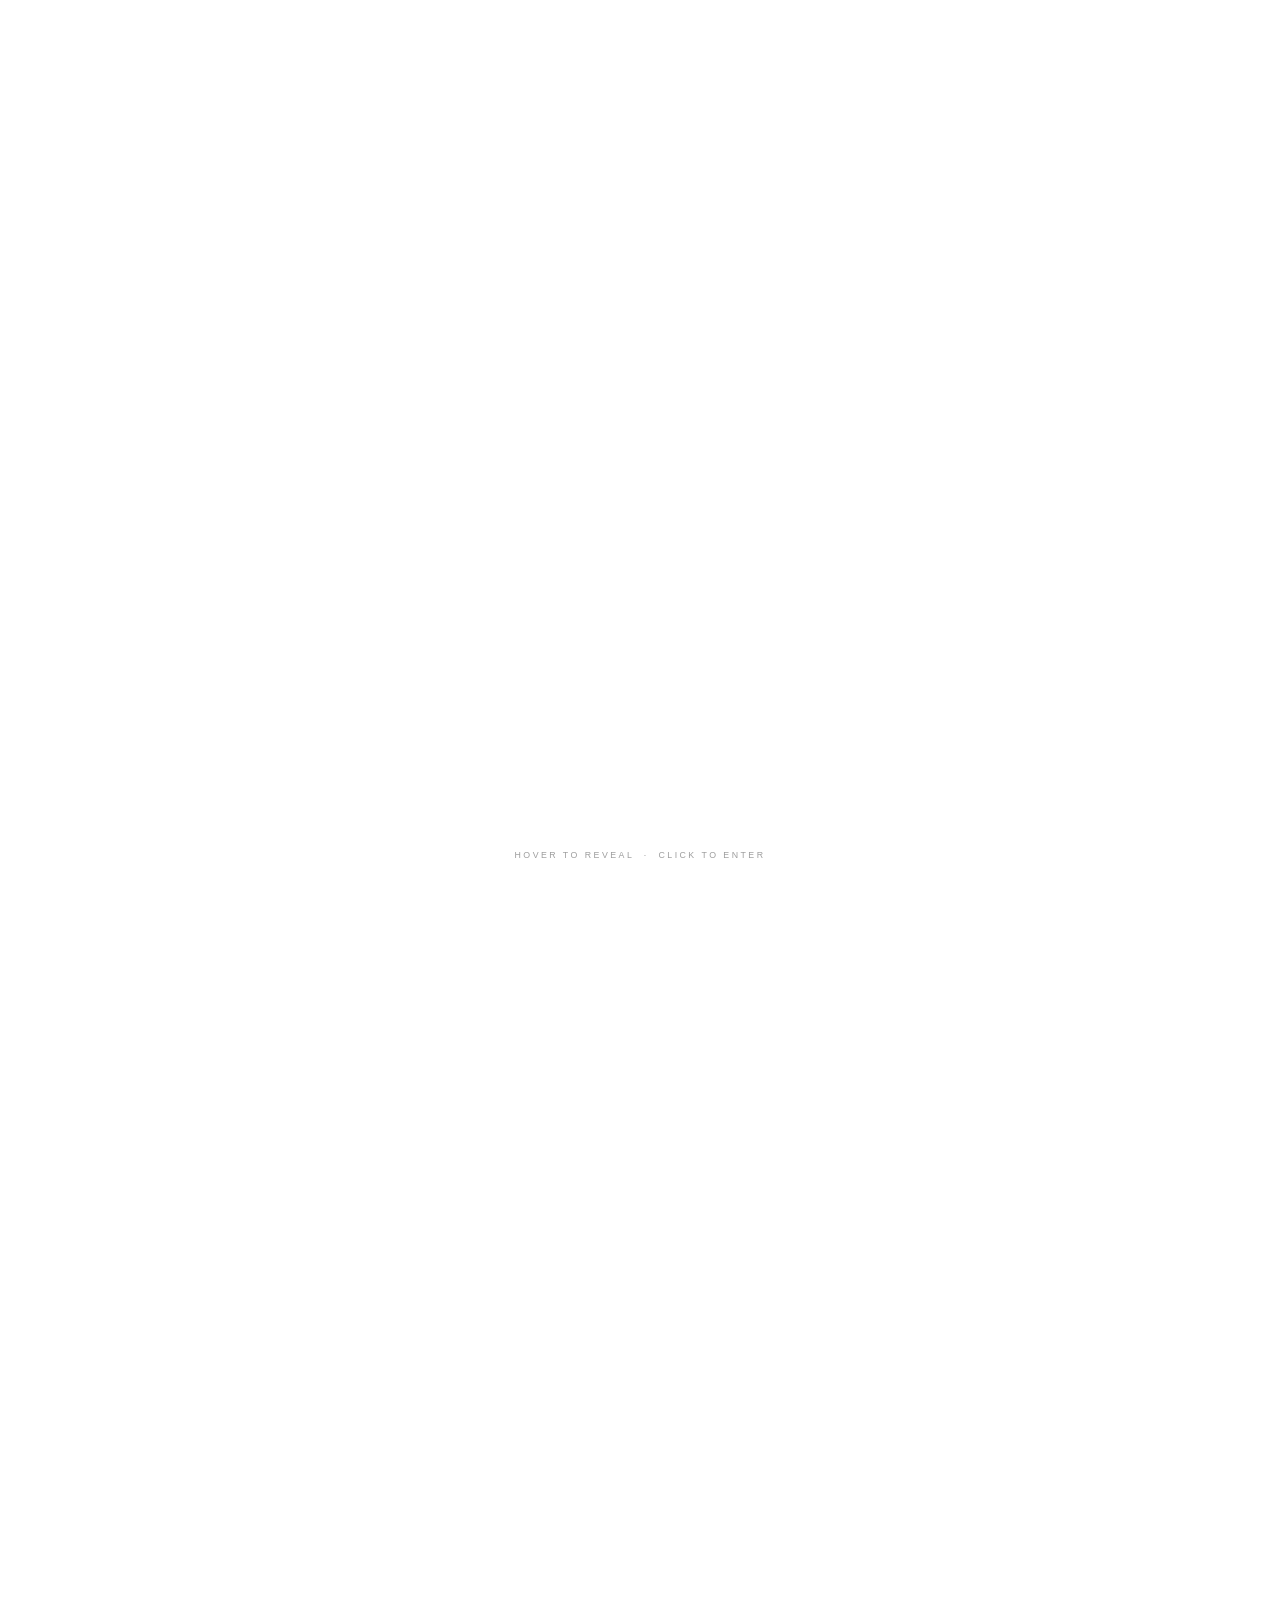
<file: index.html>
<!DOCTYPE html>
<html lang="en">
<head>
  <meta charset="UTF-8"/>
  <meta name="viewport" content="width=device-width, initial-scale=1.0"/>
  <title>Suhyeok Han|UI Programming Design 1</title>
  <link rel="stylesheet" href="style.css">
  <style>
    /* ── INTRO ── */
    #intro {
      position: fixed; inset: 0; z-index: 300;
      background: #fff;
      overflow: hidden;
    }
    #intro-img {
      width: 100%; height: 100%;
      object-fit: cover; display: block;
    }
    /* white tile mask on top */
    #mosaic-canvas {
      position: absolute; inset: 0; pointer-events: none;
    }
    #intro-hint {
      position: absolute; bottom: 40px; left: 50%;
      transform: translateX(-50%);
      font-size: 0.55rem; letter-spacing: 0.28em;
      text-transform: uppercase; color: rgba(10,10,10,0.4);
      white-space: nowrap;
      animation: blink 2s ease-in-out infinite;
    }
    @keyframes blink { 0%,100%{opacity:.3} 50%{opacity:.9} }
    #intro.done { opacity: 0; transition: opacity 0.6s ease; pointer-events: none; }

    /* ── MAIN ── */
    #main {
      padding-top: calc(var(--nav-h) + 0px);
      opacity: 0; transition: opacity 0.6s ease 0.1s;
    }
    #main.visible { opacity: 1; }

    /* ── FULL IMAGE HERO ── */
    .hero {
      width: 100%; position: relative;
      margin-bottom: 2px;
    }
    .hero img, .hero .img-ph {
      width: 100%; display: block;
    }
    .hero-item {
      position: relative; overflow: hidden;
    }
    .hero-item img {
      width: 100%; height: 100%; object-fit: cover;
      transition: transform 0.7s cubic-bezier(.25,.46,.45,.94);
    }
    .hero-item:hover img { transform: scale(1.02); }

    /* Two-column hero like AD */
    .hero-duo {
      display: grid;
      grid-template-columns: 1fr 1fr;
      gap: 2px;
      margin-bottom: 2px;
    }
    .hero-duo .hero-item { aspect-ratio: 3/4; }

    /* Single full-width */
    .hero-single .hero-item { aspect-ratio: 16/7; }

    .hero-caption {
      position: absolute;
      bottom: 32px; left: 32px;
    }
    .hero-caption h2 {
      font-size: 0.65rem;
      font-weight: 300;
      letter-spacing: 0.22em;
      text-transform: uppercase;
      color: #fff;
      margin-bottom: 10px;
    }
    .hero-caption a {
      font-size: 0.55rem;
      letter-spacing: 0.2em;
      text-transform: uppercase;
      color: #fff;
      border-bottom: 1px solid rgba(255,255,255,0.5);
      padding-bottom: 2px;
      transition: border-color 0.2s;
    }
    .hero-caption a:hover { border-color: #fff; }

    /* Image placeholder */
    .img-ph {
      background: #f0efec;
      display: flex; align-items: center; justify-content: center;
      width: 100%; height: 100%;
    }
    .img-ph span {
      font-size: 0.5rem; letter-spacing: 0.2em;
      text-transform: uppercase; color: #bbb;
    }

    /* ── GRID (below hero) ── */
    .home-grid {
      display: grid;
      grid-template-columns: repeat(3, 1fr);
      gap: 2px;
      margin-bottom: 2px;
    }
    .home-grid .grid-item {
      position: relative; overflow: hidden;
      aspect-ratio: 3/4;
    }
    .home-grid .grid-item img,
    .home-grid .grid-item .img-ph {
      width: 100%; height: 100%; object-fit: cover;
      transition: transform 0.6s cubic-bezier(.25,.46,.45,.94);
    }
    .home-grid .grid-item:hover img { transform: scale(1.03); }

    @media (max-width: 600px) {
      .hero-duo { grid-template-columns: 1fr; }
      .home-grid { grid-template-columns: 1fr 1fr; }
    }
  </style>
</head>
<body>

<!-- Header -->
<header id="site-header">
  <h1><a href="index.html">Suhyeok Han</a></h1>
  <nav>
    <a href="ui-programming-design.html">UI Programming Design</a>
    <a href="portfolio.html">Portfolio</a>
    <a href="about.html">About Me</a>
  </nav>
</header>

<!-- Intro mosaic overlay -->
<div id="intro">
  <img id="intro-img"
    src="images/intro.JPG"
    alt="SUHYEOKHAN2025L2"/>
  <canvas id="mosaic-canvas"></canvas>
  <p id="intro-hint">hover to reveal &nbsp;·&nbsp; click to enter</p>
</div>

<!-- Main content -->
<main id="main">

  <!-- Two-up hero -->
  <div class="hero-duo">
    <div class="hero-item" style="aspect-ratio:3/4">
      <img src="images/MAIN1.JPG" alt="MAIN 1"/>
    </div>
    <div class="hero-item" style="aspect-ratio:3/4">
      <img src="images/MAIN2.JPG" alt="MAIN 2"/>
    </div>
  </div>

  <!-- Full-width -->
  <div class="hero-single" style="margin-bottom:2px;">
        <div class="hero-item" style="aspect-ratio:16/7">
      <img src="images/FULLWIDTH1.jpeg" alt="Full Width1"/>
    </div>
  </div>

  <!-- Three-col grid -->
  <div class="home-grid">
    <div class="grid-item"><img src="images/MAIN3.JPG" alt="MAIN 3"/></div>
    <div class="grid-item"><img src="images/MAIN4.JPG" alt="MAIN 4"/></div>
    <div class="grid-item"><img src="images/MAIN5.JPG" alt="MAIN 5"/></div>
  </div>

</main>

<script src="main.js"></script>
<script>
  const intro = document.getElementById('intro');
  const introImg = document.getElementById('intro-img');
  const canvas = document.getElementById('mosaic-canvas');
  const ctx = canvas.getContext('2d');
  const TILE = 28;
  const revealed = new Set();
  let totalTiles = 0, ready = false;

  function resize() {
    canvas.width = window.innerWidth; canvas.height = window.innerHeight; drawMask();
  }
  function drawMask() {
    const cols = Math.ceil(canvas.width/TILE), rows = Math.ceil(canvas.height/TILE);
    totalTiles = cols * rows;
    ctx.clearRect(0,0,canvas.width,canvas.height);
    ctx.fillStyle = '#ffffff';
    for (let r=0;r<rows;r++) for (let c=0;c<cols;c++)
      if (!revealed.has(`${c},${r}`)) ctx.fillRect(c*TILE, r*TILE, TILE, TILE);
  }
  introImg.addEventListener('load', () => { ready=true; resize(); });
  if (introImg.complete) { ready=true; resize(); }
  window.addEventListener('resize', resize);

  intro.addEventListener('mousemove', e => {
    if (!ready) return;
    const col=Math.floor(e.clientX/TILE), row=Math.floor(e.clientY/TILE);
    for (let dr=-2;dr<=2;dr++) for (let dc=-2;dc<=2;dc++) {
      const key=`${col+dc},${row+dr}`;
      if (!revealed.has(key)) { revealed.add(key); ctx.clearRect((col+dc)*TILE,(row+dr)*TILE,TILE,TILE); }
    }
    if (revealed.size > totalTiles*0.32) enterSite();
  });
  intro.addEventListener('click', enterSite);

  function enterSite() {
    if (intro.classList.contains('done')) return;
    intro.classList.add('done');
    setTimeout(() => { intro.style.display='none'; document.getElementById('main').classList.add('visible'); }, 600);
  }
</script>
</body>
</html>
</file>
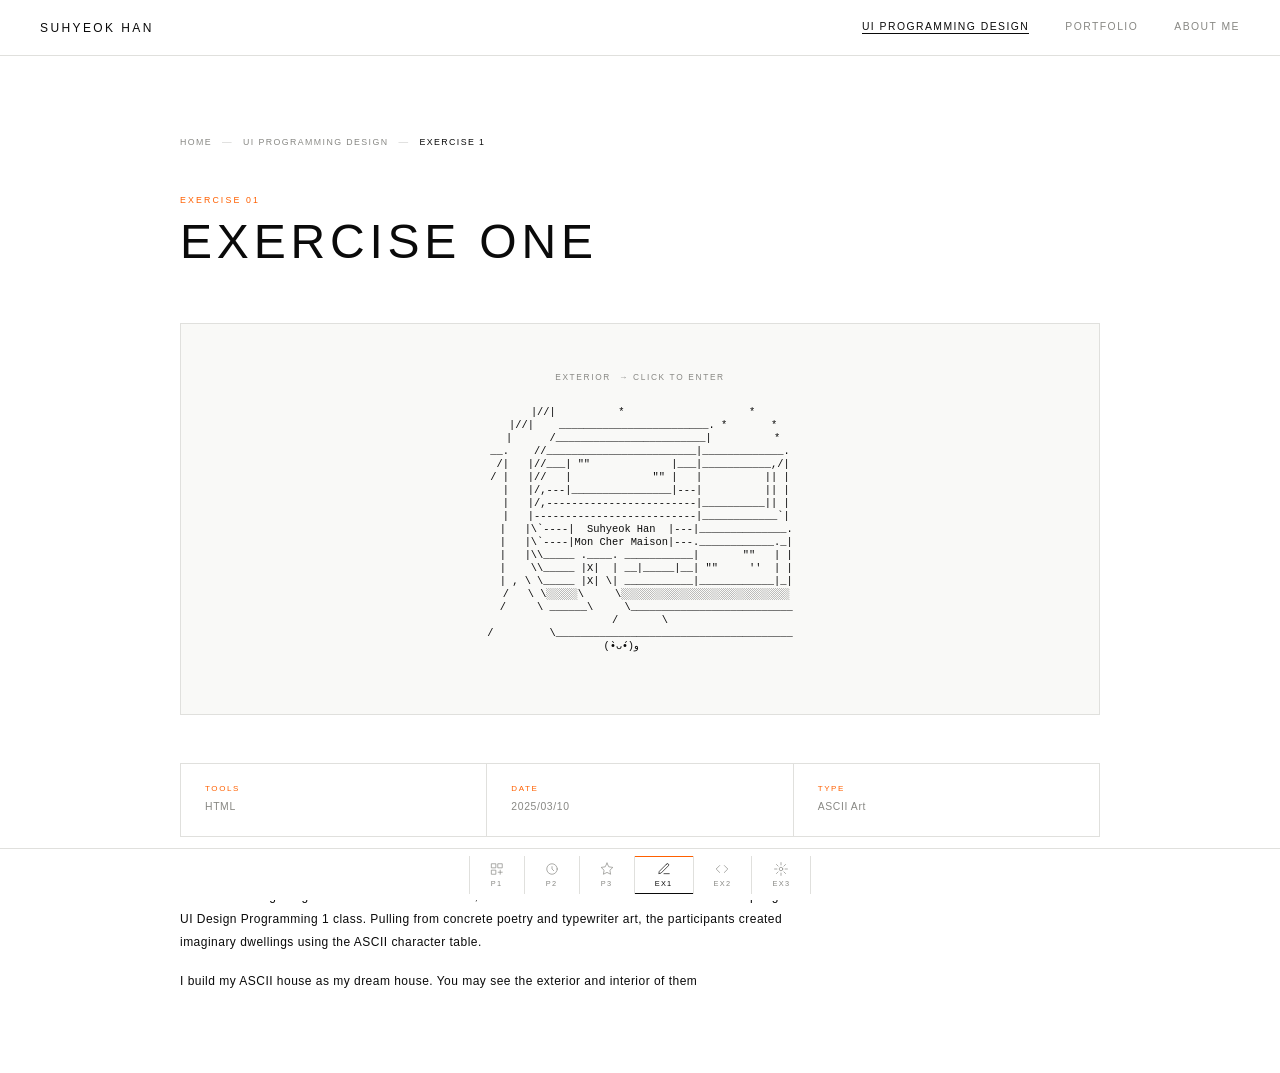
<file: ex1.html>
<!DOCTYPE html>
<html lang="en">
<head>
  <meta charset="UTF-8"/>
  <meta name="viewport" content="width=device-width, initial-scale=1.0"/>
  <title>P1 — Suhyeok Han</title>
  <link rel="stylesheet" href="style.css">
  <style>
    #page { padding-bottom: 80px; max-width: 1000px; }

    .work-tag {
      font-size: 0.55rem; letter-spacing: 0.24em;
      text-transform: uppercase; color: var(--accent); margin-bottom: 12px;
    }
    .work-title {
      font-size: clamp(1.8rem, 4vw, 3rem); font-weight: 300;
      letter-spacing: 0.1em; text-transform: uppercase;
      margin-bottom: 56px; line-height: 1.05;
    }

    /* ── ASCII CONTAINER ── */
    .work-image {
      width: 100%;
      margin-bottom: 48px;
      border: 1px solid var(--border);
      position: relative;
      background: #f9f9f7;
      overflow: hidden;
    }
 
    /* 외관 — 기본 표시 */
    .ascii-exterior {
      width: 100%;
      padding: 48px 40px;
      cursor: pointer;
      display: flex;
      flex-direction: column;
      align-items: center;
      gap: 24px;
      transition: background 0.2s;
    }
    .ascii-exterior:hover { background: #f0efec; }
 
    .ascii-hint {
      font-size: 0.52rem;
      letter-spacing: 0.2em;
      text-transform: uppercase;
      color: var(--muted);
      display: flex;
      align-items: center;
      gap: 8px;
    }
    .ascii-hint::after {
      content: '→ click to enter';
    }
 
    pre.ascii {
      font-family: 'Courier New', Courier, monospace;
      font-size: clamp(0.45rem, 1.1vw, 0.72rem);
      line-height: 1.25;
      color: var(--fg);
      white-space: pre;
      text-align: center;
      user-select: none;
    }
    #ascii-exterior-art { font-size: clamp(0.4rem, 1vw, 0.65rem); }
    #ascii-interior-art { font-size: clamp(0.28rem, 0.65vw, 0.45rem); }
 
    /* ── INTERIOR POPUP ── */
    .ascii-popup {
      position: absolute;
      inset: 0;
      background: #fff;
      display: flex;
      flex-direction: column;
      align-items: center;
      justify-content: center;
      gap: 24px;
      padding: 48px 40px;
      opacity: 0;
      pointer-events: none;
      transform: translateY(12px);
      transition: opacity 0.3s ease, transform 0.3s ease;
    }
 
    .ascii-popup.visible {
      opacity: 1;
      pointer-events: all;
      transform: translateY(0);
    }
 
    .popup-close {
      position: absolute;
      top: 16px; right: 20px;
      font-size: 0.52rem;
      letter-spacing: 0.2em;
      text-transform: uppercase;
      color: var(--muted);
      cursor: pointer;
      border-bottom: 1px solid transparent;
      transition: color 0.2s, border-color 0.2s;
      background: none; border-top: none; border-left: none; border-right: none;
      padding: 2px 0;
      font-family: var(--font);
    }
    .popup-close:hover { color: var(--fg); border-bottom-color: var(--fg); }
 
    .popup-label {
      font-size: 0.52rem;
      letter-spacing: 0.2em;
      text-transform: uppercase;
      color: var(--accent);
    }

    .work-meta {
      display: grid; grid-template-columns: repeat(3,1fr);
      gap: 0; margin-bottom: 48px;
      border-top: 1px solid var(--border);
      border-left: 1px solid var(--border);
    }
    .meta-cell {
      padding: 20px 24px;
      border-right: 1px solid var(--border);
      border-bottom: 1px solid var(--border);
    }
    .meta-label {
      font-size: 0.5rem; letter-spacing: 0.2em;
      text-transform: uppercase; color: var(--accent); margin-bottom: 6px;
    }
    .meta-val {
      font-size: 0.65rem; letter-spacing: 0.06em;
      color: var(--muted); font-weight: 300; line-height: 1.6;
    }

    .work-desc {
      font-size: 0.75rem; font-weight: 300;
      letter-spacing: 0.04em; line-height: 1.9;
      color: var(--fg); max-width: 640px;
    }
    .work-desc p + p { margin-top: 1.4em; }
  </style>
</head>
<body>

<header id="site-header">
  <h1><a href="index.html">Suhyeok Han</a></h1>
  <nav>
    <a href="ui-programming-design.html" class="active">UI Programming Design</a>
    <a href="portfolio.html">Portfolio</a>
    <a href="about.html">About Me</a>
  </nav>
</header>

<div id="page">

  <div class="breadcrumb">
    <a href="index.html">Home</a>
    <span class="sep">—</span>
    <a href="ui-programming-design.html">UI Programming Design</a>
    <span class="sep">—</span>
    <span class="current">Exercise 1</span>
  </div>

  <p class="work-tag">Exercise 01</p>
  <h2 class="work-title">Exercise One</h2>

  <div class="work-image">
    <div class="ascii-exterior" id="exterior" onclick="showInterior()">
      <span class="ascii-hint">Exterior</span>
      <pre class="ascii" id="ascii-exterior-art">
 |//|          *                    *
 |//|    ________________________. *       *
 |      /________________________|          *
__.    //________________________|_____________.
 /|   |//___| ""             |___|___________,/|
/ |   |//   |             "" |   |          || |
  |   |/,---|________________|---|          || |
  |   |/,------------------------|__________|| |
  |   |--------------------------|____________`|
  |   |\`----|  Suhyeok Han  |---|______________.
  |   |\`----|Mon Cher Maison|---.____________._|
  |   |\\_____ .____. ___________|       ""   | |
  |    \\_____ |X|  | __|_____|__| ""     ''  | |
  | , \ \_____ |X| \| ___________|____________|_|
   /   \ \░░░░░\     \░░░░░░░░░░░░░░░░░░░░░░░░░░░ 
  /     \ ______\     \__________________________
 /       \ 
/         \______________________________________
  (•̀ᴗ•́)و        
      </pre>
    </div>
 
    <!-- 내관: 팝업 -->
    <div class="ascii-popup" id="interior-popup">
      <button class="popup-close" onclick="hideInterior()">✕ Close</button>
      <span class="popup-label">Interior</span>
      <pre class="ascii" id="ascii-interior-art">
   p██████▀▄▄▀██████a      ||                                  ||
   i██████▀▄▄▀██████n      ||                         hangerhan||
   t██████▀▄▄▀██████i      ||                           g      ||
   n███████▄▄███████g      ||                  t        e      ||
   paintingpaintingpa      ||  fab           orso       r      ||
                           ||  ric        torsotorso    h      ||
                           ||  rol       torsotorsotor  a      ||
                           ||  lfa        sotorsotors   n      ||
                           ||              torsotors    g      ||
                           ||crafttable     otorsoto    e      ||
                           ||crafttabl       rsotor   rhangerha||
                           ||ecrafttab      torsotor           ||
   sewingmachinesewingm    ||lecraftt      sotorsoto         ir||
  machinesewingmachinese   ||ablecra f     rsotorsot         on||
  wingmachinesewingmachi   ||    tt  a     orsotorso         in||
  nesewi     ngmachinese   ||    bl  e         t             gb||
__wingma_____chinesewing___||    cr  a         o             oa||
  machi      inesewingma  /||    ft  t         r             rd||
   c         hinesewing  //||    ta  b         s             ir||
              machines  // ||    le            o             on||
_______________________//  ||    cr            t             in||
   sewingmachinesewin ||   ||    af        torsotorso        gb||
   machinesew      p  ||   ||                                oa||
   ingmachine      e  ||   ||                                rd||
   sewingmach      d  ||   ||                                ir||
                   a  ||   ||                                on||
                   l  ||   ||                                in||
                   p  ||   ||                                gb||
    edalpedalpe    d  ||   ||                                oa||
   alpedalpedalpedal  ||   ||                                rd||
  pedalpedalpe        ||   ||__________________________________||
                           /                                  .\
                          /                                    .\
                         /   Bienvenue! C'est ma chambre (•̀ᴗ•́)و 
      </pre>
    </div>
  </div>

  <div class="work-meta">
    <div class="meta-cell">
      <p class="meta-label">Tools</p>
      <p class="meta-val">HTML</p>
    </div>
    <div class="meta-cell">
      <p class="meta-label">Date</p>
      <p class="meta-val">2025/03/10</p>
    </div>
    <div class="meta-cell">
      <p class="meta-label">Type</p>
      <p class="meta-val">ASCII Art</p>
    </div>
  </div>

  <div class="work-desc">
    <p>As an exercise getting us familiar with code editors, we built an ASCII Town to commemorate the Spring 2026 UI Design Programming 1 class. Pulling from concrete poetry and typewriter art, the participants created imaginary dwellings using the ASCII character table.</p>
    <p>I build my ASCII house as my dream house. You may see the exterior and interior of them</p>
  </div>

</div>

<!-- Bottom navigation -->
<nav class="page-nav">
  <a class="page-nav-item" href="p1.html">
    <svg viewBox="0 0 24 24"><rect x="3" y="3" width="7" height="7"/><rect x="14" y="3" width="7" height="7"/><rect x="3" y="14" width="7" height="7"/><path d="M14 17.5h7M17.5 14v7"/></svg>
    P1
  </a>
  <a class="page-nav-item" href="p2.html">
    <svg viewBox="0 0 24 24"><circle cx="12" cy="12" r="9"/><path d="M12 8v4l3 3"/></svg>
    P2
  </a>
  <a class="page-nav-item" href="p3.html">
    <svg viewBox="0 0 24 24"><polygon points="12 2 15.09 8.26 22 9.27 17 14.14 18.18 21.02 12 17.77 5.82 21.02 7 14.14 2 9.27 8.91 8.26 12 2"/></svg>
    P3
  </a>
  <a class="page-nav-item current" href="ex1.html">
    <svg viewBox="0 0 24 24"><path d="M12 20h9"/><path d="M16.5 3.5a2.121 2.121 0 0 1 3 3L7 19l-4 1 1-4 12.5-12.5z"/></svg>
    Ex1
  </a>
  <a class="page-nav-item" href="ex2.html">
    <svg viewBox="0 0 24 24"><polyline points="16 18 22 12 16 6"/><polyline points="8 6 2 12 8 18"/></svg>
    Ex2
  </a>
  <a class="page-nav-item" href="ex3.html">
    <svg viewBox="0 0 24 24"><circle cx="12" cy="12" r="3"/><path d="M12 1v4M12 19v4M4.22 4.22l2.83 2.83M16.95 16.95l2.83 2.83M1 12h4M19 12h4M4.22 19.78l2.83-2.83M16.95 7.05l2.83-2.83"/></svg>
    Ex3
  </a>
</nav>

<script src="main.js"></script>
<script>
    function showInterior() {
    document.getElementById('interior-popup').classList.add('visible');
  }
  function hideInterior() {
    document.getElementById('interior-popup').classList.remove('visible');
  }
  // ESC 키로도 닫기
  document.addEventListener('keydown', e => {
    if (e.key === 'Escape') hideInterior();
  });
</script>

</body>
</html>
</file>
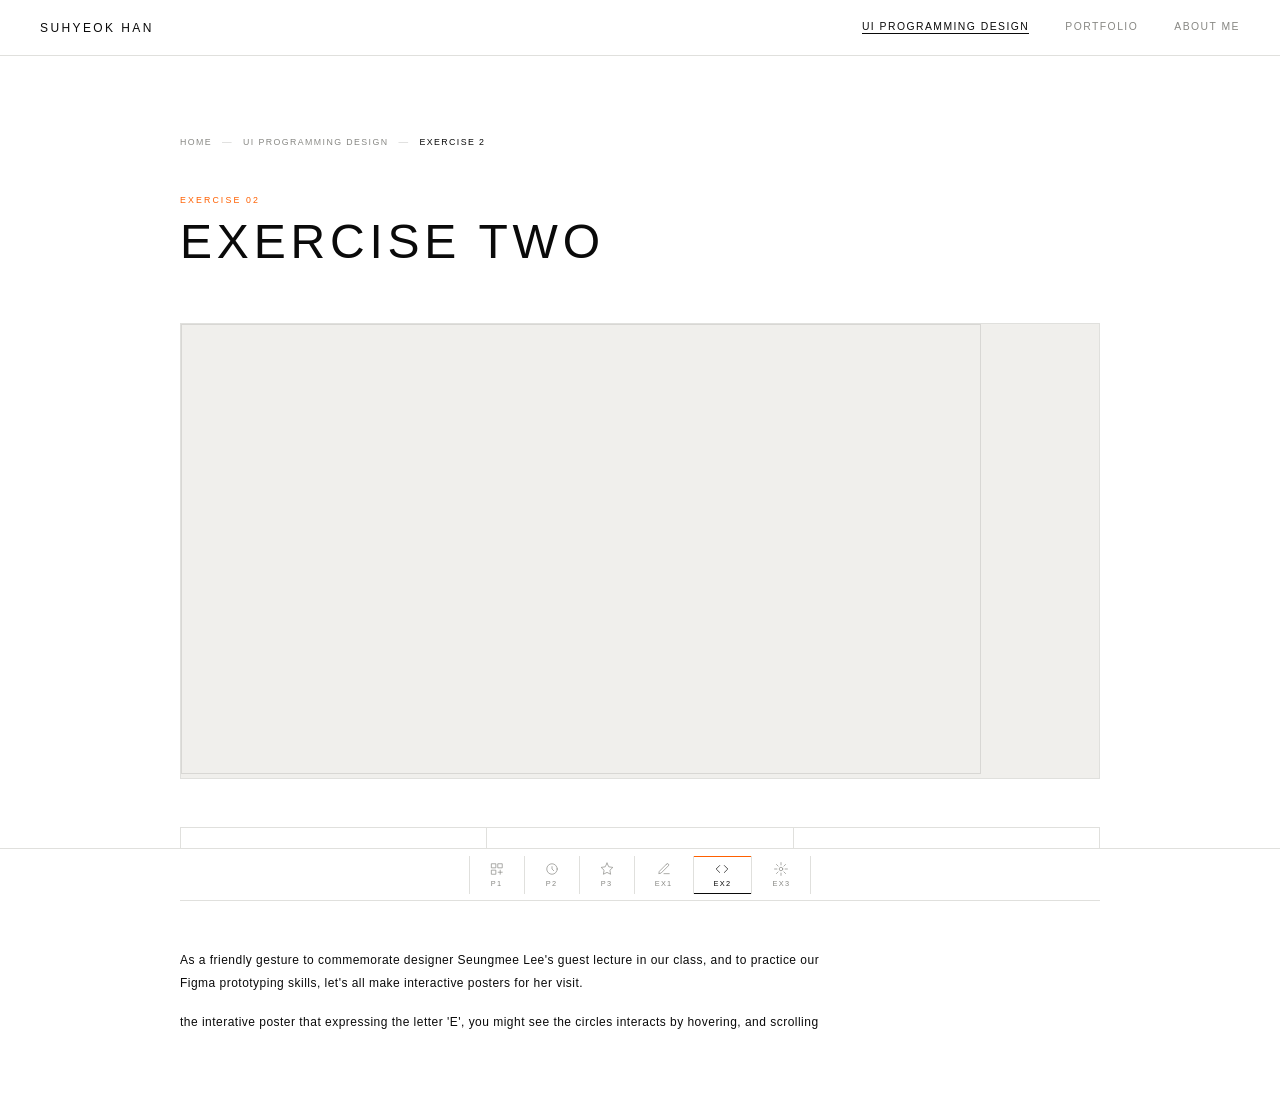
<file: ex2.html>
<!DOCTYPE html>
<html lang="en">
<head>
  <meta charset="UTF-8"/>
  <meta name="viewport" content="width=device-width, initial-scale=1.0"/>
  <title>P1 — Suhyeok Han</title>
  <link rel="stylesheet" href="style.css">
  <style>
    #page { padding-bottom: 80px; max-width: 1000px; }

    .work-tag {
      font-size: 0.55rem; letter-spacing: 0.24em;
      text-transform: uppercase; color: var(--accent); margin-bottom: 12px;
    }
    .work-title {
      font-size: clamp(1.8rem, 4vw, 3rem); font-weight: 300;
      letter-spacing: 0.1em; text-transform: uppercase;
      margin-bottom: 56px; line-height: 1.05;
    }

    .work-image {
      width: 100%; margin-bottom: 48px;
      background: #f0efec; border: 1px solid var(--border);
    }
    .work-image img { width: 100%; display: block; }
    .work-image .img-ph {
      aspect-ratio: 16/9;
      display: flex; align-items: center; justify-content: center;
    }
    .img-ph span { font-size:0.5rem; letter-spacing:0.2em; text-transform:uppercase; color:#bbb; }

    .work-meta {
      display: grid; grid-template-columns: repeat(3,1fr);
      gap: 0; margin-bottom: 48px;
      border-top: 1px solid var(--border);
      border-left: 1px solid var(--border);
    }
    .meta-cell {
      padding: 20px 24px;
      border-right: 1px solid var(--border);
      border-bottom: 1px solid var(--border);
    }
    .meta-label {
      font-size: 0.5rem; letter-spacing: 0.2em;
      text-transform: uppercase; color: var(--accent); margin-bottom: 6px;
    }
    .meta-val {
      font-size: 0.65rem; letter-spacing: 0.06em;
      color: var(--muted); font-weight: 300; line-height: 1.6;
    }

    .work-desc {
      font-size: 0.75rem; font-weight: 300;
      letter-spacing: 0.04em; line-height: 1.9;
      color: var(--fg); max-width: 640px;
    }
    .work-desc p + p { margin-top: 1.4em; }
  </style>
</head>
<body>

<header id="site-header">
  <h1><a href="index.html">Suhyeok Han</a></h1>
  <nav>
    <a href="ui-programming-design.html" class="active">UI Programming Design</a>
    <a href="portfolio.html">Portfolio</a>
    <a href="about.html">About Me</a>
  </nav>
</header>

<div id="page">

  <div class="breadcrumb">
    <a href="index.html">Home</a>
    <span class="sep">—</span>
    <a href="ui-programming-design.html">UI Programming Design</a>
    <span class="sep">—</span>
    <span class="current">Exercise 2</span>
  </div>

  <p class="work-tag">Exercise 02</p>
  <h2 class="work-title">Exercise two</h2>

  <div class="work-image">
    <iframe style="border: 1px solid rgba(0, 0, 0, 0.1);" width="800" height="450" src="https://embed.figma.com/proto/jKSqYYulXhmJJpFX06Q144/Poster-Demo--Suhyeok-Han-?page-id=0%3A1&node-id=3-2&p=f&viewport=273%2C-370%2C0.5&scaling=min-zoom&content-scaling=fixed&starting-point-node-id=3%3A2&embed-host=share" allowfullscreen></iframe>
  </div>

  <div class="work-meta">
    <div class="meta-cell">
      <p class="meta-label">Tools</p>
      <p class="meta-val">Figma</p>
    </div>
    <div class="meta-cell">
      <p class="meta-label">Date</p>
      <p class="meta-val">2025/04/07</p>
    </div>
    <div class="meta-cell">
      <p class="meta-label">Type</p>
      <p class="meta-val">Interactive Poster</p>
    </div>
  </div>

  <div class="work-desc">
    <p>As a friendly gesture to commemorate designer Seungmee Lee's guest lecture in our class, and to practice our Figma prototyping skills, let's all make interactive posters for her visit.</p>
    <p>the interative poster that expressing the letter 'E', you might see the circles interacts by hovering, and scrolling</p>
  </div>

</div>

<!-- Bottom navigation -->
<nav class="page-nav">
  <a class="page-nav-item" href="p1.html">
    <svg viewBox="0 0 24 24"><rect x="3" y="3" width="7" height="7"/><rect x="14" y="3" width="7" height="7"/><rect x="3" y="14" width="7" height="7"/><path d="M14 17.5h7M17.5 14v7"/></svg>
    P1
  </a>
  <a class="page-nav-item" href="p2.html">
    <svg viewBox="0 0 24 24"><circle cx="12" cy="12" r="9"/><path d="M12 8v4l3 3"/></svg>
    P2
  </a>
  <a class="page-nav-item" href="p3.html">
    <svg viewBox="0 0 24 24"><polygon points="12 2 15.09 8.26 22 9.27 17 14.14 18.18 21.02 12 17.77 5.82 21.02 7 14.14 2 9.27 8.91 8.26 12 2"/></svg>
    P3
  </a>
  <a class="page-nav-item" href="ex1.html">
    <svg viewBox="0 0 24 24"><path d="M12 20h9"/><path d="M16.5 3.5a2.121 2.121 0 0 1 3 3L7 19l-4 1 1-4 12.5-12.5z"/></svg>
    Ex1
  </a>
  <a class="page-nav-item current" href="ex2.html">
    <svg viewBox="0 0 24 24"><polyline points="16 18 22 12 16 6"/><polyline points="8 6 2 12 8 18"/></svg>
    Ex2
  </a>
  <a class="page-nav-item" href="ex3.html">
    <svg viewBox="0 0 24 24"><circle cx="12" cy="12" r="3"/><path d="M12 1v4M12 19v4M4.22 4.22l2.83 2.83M16.95 16.95l2.83 2.83M1 12h4M19 12h4M4.22 19.78l2.83-2.83M16.95 7.05l2.83-2.83"/></svg>
    Ex3
  </a>
</nav>

<script src="main.js"></script>
</body>
</html>
</file>
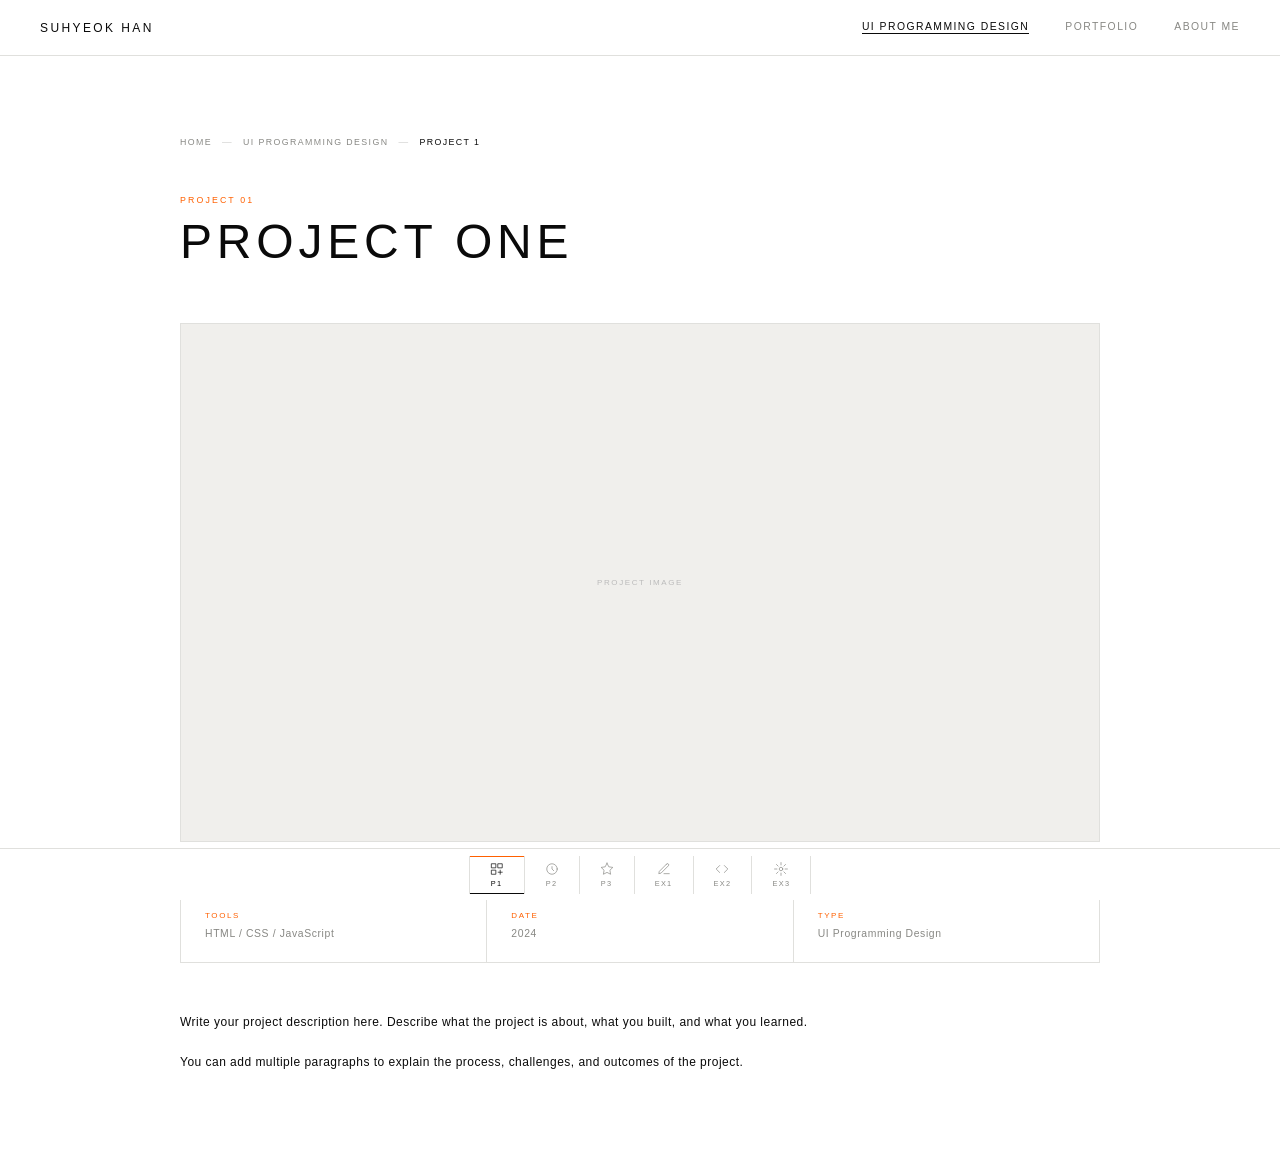
<file: p1.html>
<!DOCTYPE html>
<html lang="en">
<head>
  <meta charset="UTF-8"/>
  <meta name="viewport" content="width=device-width, initial-scale=1.0"/>
  <title>P1 — Suhyeok Han</title>
  <link rel="stylesheet" href="style.css">
  <style>
    #page { padding-bottom: 80px; max-width: 1000px; }

    .work-tag {
      font-size: 0.55rem; letter-spacing: 0.24em;
      text-transform: uppercase; color: var(--accent); margin-bottom: 12px;
    }
    .work-title {
      font-size: clamp(1.8rem, 4vw, 3rem); font-weight: 300;
      letter-spacing: 0.1em; text-transform: uppercase;
      margin-bottom: 56px; line-height: 1.05;
    }

    .work-image {
      width: 100%; margin-bottom: 48px;
      background: #f0efec; border: 1px solid var(--border);
    }
    .work-image img { width: 100%; display: block; }
    .work-image .img-ph {
      aspect-ratio: 16/9;
      display: flex; align-items: center; justify-content: center;
    }
    .img-ph span { font-size:0.5rem; letter-spacing:0.2em; text-transform:uppercase; color:#bbb; }

    .work-meta {
      display: grid; grid-template-columns: repeat(3,1fr);
      gap: 0; margin-bottom: 48px;
      border-top: 1px solid var(--border);
      border-left: 1px solid var(--border);
    }
    .meta-cell {
      padding: 20px 24px;
      border-right: 1px solid var(--border);
      border-bottom: 1px solid var(--border);
    }
    .meta-label {
      font-size: 0.5rem; letter-spacing: 0.2em;
      text-transform: uppercase; color: var(--accent); margin-bottom: 6px;
    }
    .meta-val {
      font-size: 0.65rem; letter-spacing: 0.06em;
      color: var(--muted); font-weight: 300; line-height: 1.6;
    }

    .work-desc {
      font-size: 0.75rem; font-weight: 300;
      letter-spacing: 0.04em; line-height: 1.9;
      color: var(--fg); max-width: 640px;
    }
    .work-desc p + p { margin-top: 1.4em; }
  </style>
</head>
<body>

<header id="site-header">
  <h1>Suhyeok Han</h1>
  <nav>
    <a href="ui-programming-design.html" class="active">UI Programming Design</a>
    <a href="portfolio.html">Portfolio</a>
    <a href="about.html">About Me</a>
  </nav>
</header>

<div id="page">

  <div class="breadcrumb">
    <a href="index.html">Home</a>
    <span class="sep">—</span>
    <a href="ui-programming-design.html">UI Programming Design</a>
    <span class="sep">—</span>
    <span class="current">Project 1</span>
  </div>

  <p class="work-tag">Project 01</p>
  <h2 class="work-title">Project One</h2>

  <div class="work-image">
    <!-- Replace with: <img src="your-image.jpg" alt="Project 1"> -->
    <div class="img-ph"><span>project image</span></div>
  </div>

  <div class="work-meta">
    <div class="meta-cell">
      <p class="meta-label">Tools</p>
      <p class="meta-val">HTML / CSS / JavaScript</p>
    </div>
    <div class="meta-cell">
      <p class="meta-label">Date</p>
      <p class="meta-val">2024</p>
    </div>
    <div class="meta-cell">
      <p class="meta-label">Type</p>
      <p class="meta-val">UI Programming Design</p>
    </div>
  </div>

  <div class="work-desc">
    <p>Write your project description here. Describe what the project is about, what you built, and what you learned.</p>
    <p>You can add multiple paragraphs to explain the process, challenges, and outcomes of the project.</p>
  </div>

</div>

<!-- Bottom navigation -->
<nav class="page-nav">
  <a class="page-nav-item current" href="p1.html">
    <svg viewBox="0 0 24 24"><rect x="3" y="3" width="7" height="7"/><rect x="14" y="3" width="7" height="7"/><rect x="3" y="14" width="7" height="7"/><path d="M14 17.5h7M17.5 14v7"/></svg>
    P1
  </a>
  <a class="page-nav-item" href="p2.html">
    <svg viewBox="0 0 24 24"><circle cx="12" cy="12" r="9"/><path d="M12 8v4l3 3"/></svg>
    P2
  </a>
  <a class="page-nav-item" href="p3.html">
    <svg viewBox="0 0 24 24"><polygon points="12 2 15.09 8.26 22 9.27 17 14.14 18.18 21.02 12 17.77 5.82 21.02 7 14.14 2 9.27 8.91 8.26 12 2"/></svg>
    P3
  </a>
  <a class="page-nav-item" href="ex1.html">
    <svg viewBox="0 0 24 24"><path d="M12 20h9"/><path d="M16.5 3.5a2.121 2.121 0 0 1 3 3L7 19l-4 1 1-4 12.5-12.5z"/></svg>
    Ex1
  </a>
  <a class="page-nav-item" href="ex2.html">
    <svg viewBox="0 0 24 24"><polyline points="16 18 22 12 16 6"/><polyline points="8 6 2 12 8 18"/></svg>
    Ex2
  </a>
  <a class="page-nav-item" href="ex3.html">
    <svg viewBox="0 0 24 24"><circle cx="12" cy="12" r="3"/><path d="M12 1v4M12 19v4M4.22 4.22l2.83 2.83M16.95 16.95l2.83 2.83M1 12h4M19 12h4M4.22 19.78l2.83-2.83M16.95 7.05l2.83-2.83"/></svg>
    Ex3
  </a>
</nav>

<script src="main.js"></script>
</body>
</html>
</file>
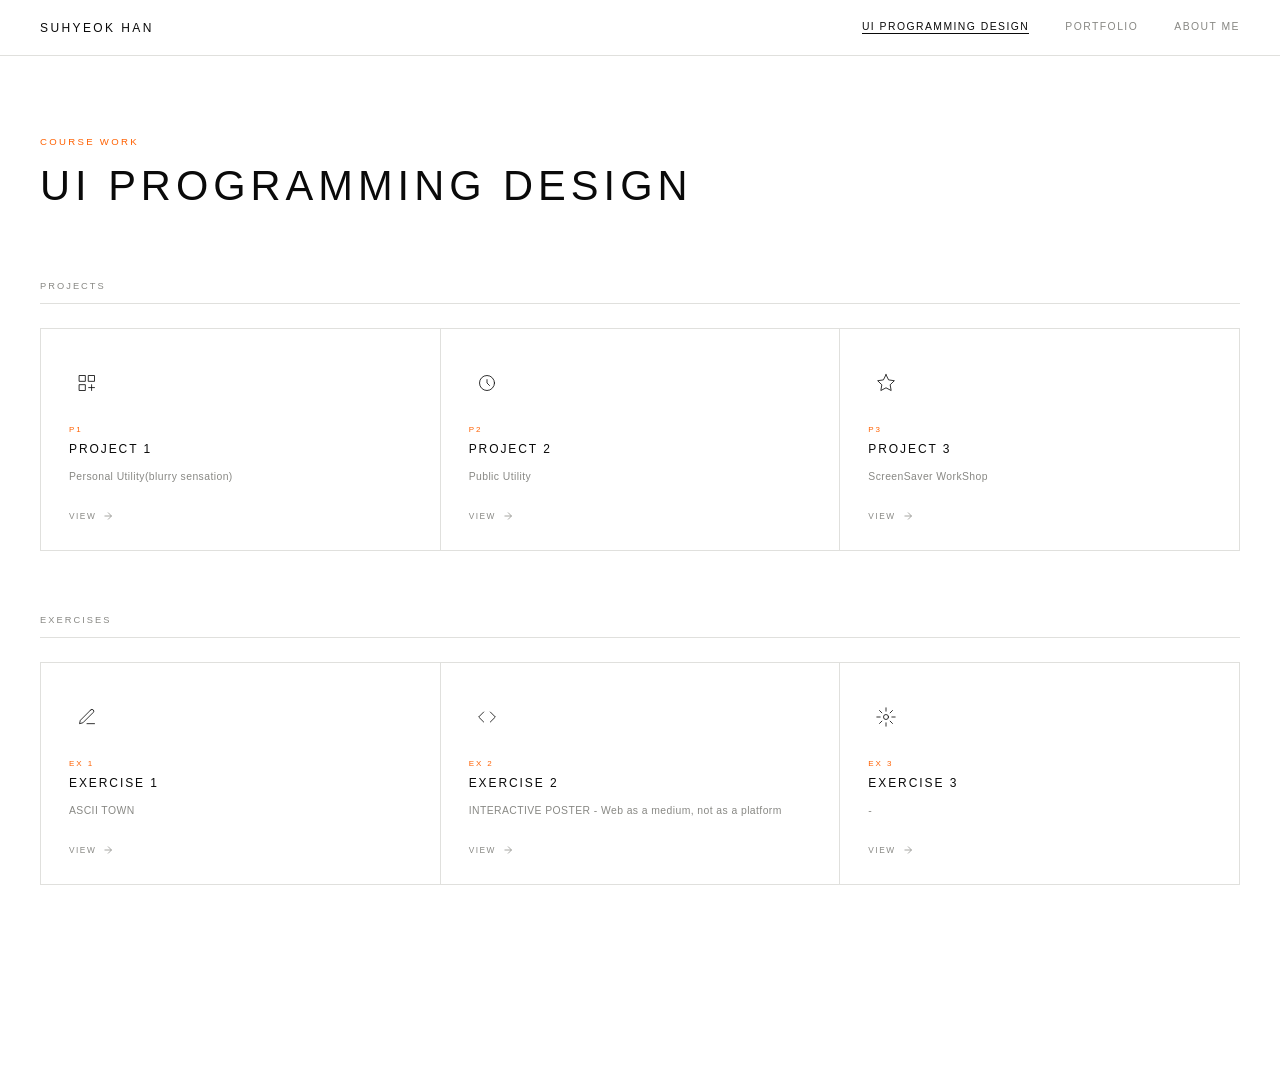
<file: ui-programming-design.html>
<!DOCTYPE html>
<html lang="en">
<head>
  <meta charset="UTF-8"/>
  <meta name="viewport" content="width=device-width, initial-scale=1.0"/>
  <title>UI Programming Design — Suhyeok Han</title>
  <link rel="stylesheet" href="style.css">
</head>
<body>

<header id="site-header">
  <h1><a href="index.html">Suhyeok Han</a></h1>
  <nav>
    <a href="ui-programming-design.html" class="active">UI Programming Design</a>
    <a href="portfolio.html">Portfolio</a>
    <a href="about.html">About Me</a>
  </nav>
</header>

<div id="page">

  <p class="page-eyebrow">Course Work</p>
  <h2 class="page-title">UI Programming Design</h2>

  <div class="work-section">
    <p class="section-label">Projects</p>
    <div class="card-grid">

      <a class="card" href="p1.html">
        <div class="card-icon">
          <svg viewBox="0 0 24 24"><rect x="3" y="3" width="7" height="7"/><rect x="14" y="3" width="7" height="7"/><rect x="3" y="14" width="7" height="7"/><path d="M14 17.5h7M17.5 14v7"/></svg>
        </div>
        <p class="card-tag">P1</p>
        <p class="card-title">Project 1</p>
        <p class="card-desc">Personal Utility(blurry sensation)</p>
        <span class="card-arrow">View <svg viewBox="0 0 24 24"><path d="M5 12h14M12 5l7 7-7 7"/></svg></span>
      </a>

      <a class="card" href="p2.html">
        <div class="card-icon">
          <svg viewBox="0 0 24 24"><circle cx="12" cy="12" r="9"/><path d="M12 8v4l3 3"/></svg>
        </div>
        <p class="card-tag">P2</p>
        <p class="card-title">Project 2</p>
        <p class="card-desc">Public Utility</p>
        <span class="card-arrow">View <svg viewBox="0 0 24 24"><path d="M5 12h14M12 5l7 7-7 7"/></svg></span>
      </a>

      <a class="card" href="p3.html">
        <div class="card-icon">
          <svg viewBox="0 0 24 24"><polygon points="12 2 15.09 8.26 22 9.27 17 14.14 18.18 21.02 12 17.77 5.82 21.02 7 14.14 2 9.27 8.91 8.26 12 2"/></svg>
        </div>
        <p class="card-tag">P3</p>
        <p class="card-title">Project 3</p>
        <p class="card-desc">ScreenSaver WorkShop</p>
        <span class="card-arrow">View <svg viewBox="0 0 24 24"><path d="M5 12h14M12 5l7 7-7 7"/></svg></span>
      </a>

    </div>
  </div>

  <div class="work-section">
    <p class="section-label">Exercises</p>
    <div class="card-grid">

      <a class="card" href="ex1.html">
        <div class="card-icon">
          <svg viewBox="0 0 24 24"><path d="M12 20h9"/><path d="M16.5 3.5a2.121 2.121 0 0 1 3 3L7 19l-4 1 1-4 12.5-12.5z"/></svg>
        </div>
        <p class="card-tag">Ex 1</p>
        <p class="card-title">Exercise 1</p>
        <p class="card-desc">ASCII TOWN</p>
        <span class="card-arrow">View <svg viewBox="0 0 24 24"><path d="M5 12h14M12 5l7 7-7 7"/></svg></span>
      </a>

      <a class="card" href="ex2.html">
        <div class="card-icon">
          <svg viewBox="0 0 24 24"><polyline points="16 18 22 12 16 6"/><polyline points="8 6 2 12 8 18"/></svg>
        </div>
        <p class="card-tag">Ex 2</p>
        <p class="card-title">Exercise 2</p>
        <p class="card-desc">INTERACTIVE POSTER - Web as a medium, not as a platform</p>
        <span class="card-arrow">View <svg viewBox="0 0 24 24"><path d="M5 12h14M12 5l7 7-7 7"/></svg></span>
      </a>

      <a class="card" href="ex3.html">
        <div class="card-icon">
          <svg viewBox="0 0 24 24"><circle cx="12" cy="12" r="3"/><path d="M12 1v4M12 19v4M4.22 4.22l2.83 2.83M16.95 16.95l2.83 2.83M1 12h4M19 12h4M4.22 19.78l2.83-2.83M16.95 7.05l2.83-2.83"/></svg>
        </div>
        <p class="card-tag">Ex 3</p>
        <p class="card-title">Exercise 3</p>
        <p class="card-desc">-</p>
        <span class="card-arrow">View <svg viewBox="0 0 24 24"><path d="M5 12h14M12 5l7 7-7 7"/></svg></span>
      </a>

    </div>
  </div>

</div>

<script src="main.js"></script>
</body>
</html>
</file>
<file: style.css>
/* ═══════════════════════════════════════
   Suhyeok Han — Global Stylesheet
   Style ref: Ann Demeulemeester
   ═══════════════════════════════════════ */

*, *::before, *::after { box-sizing: border-box; margin: 0; padding: 0; }

:root {
  --bg:       #ffffff;
  --fg:       #0a0a0a;
  --muted:    #888884;
  --accent:   #ff6000;
  --border:   #e0e0dd;
  --nav-h:    56px;
  --font:     Helvetica Neue, Helvetica, Arial, sans-serif;
  --max-w:    1320px;
}

html, body {
  background: var(--bg);
  color: var(--fg);
  font-family: var(--font);
  font-weight: 300;
  -webkit-font-smoothing: antialiased;
  min-height: 100%;
}

a { color: inherit; text-decoration: none; }

img { display: block; max-width: 100%; }

/* ── HEADER ── */
#site-header {
  position: fixed;
  top: 0; left: 0; right: 0;
  height: var(--nav-h);
  z-index: 200;
  background: var(--bg);
  border-bottom: 1px solid var(--border);
  display: flex;
  align-items: center;
  justify-content: space-between;
  padding: 0 40px;
}

#site-header h1 {
  font-size: 0.75rem;
  font-weight: 400;
  letter-spacing: 0.2em;
  text-transform: uppercase;
  color: var(--fg);
  white-space: nowrap;
}

/* no accent color on title */

nav {
  display: flex;
  align-items: center;
  gap: 36px;
}

nav a {
  font-size: 0.65rem;
  font-weight: 300;
  letter-spacing: 0.14em;
  text-transform: uppercase;
  color: var(--muted);
  position: relative;
  padding-bottom: 2px;
  transition: color 0.2s;
}

nav a::after {
  content: '';
  position: absolute;
  bottom: 0; left: 0; right: 0;
  height: 1px;
  background: var(--fg);
  transform: scaleX(0);
  transform-origin: left;
  transition: transform 0.22s;
}

nav a:hover       { color: var(--fg); }
nav a:hover::after { transform: scaleX(1); }
nav a.active      { color: var(--fg); }
nav a.active::after { transform: scaleX(1); }

/* ── PAGE WRAPPER ── */
#page {
  padding-top: calc(var(--nav-h) + 80px);
  padding-bottom: 120px;
  max-width: var(--max-w);
  margin: 0 auto;
  padding-left: 40px;
  padding-right: 40px;
  animation: fadeIn 0.5s ease both;
}

@keyframes fadeIn {
  from { opacity: 0; }
  to   { opacity: 1; }
}

/* ── PAGE HEADING ── */
.page-eyebrow {
  font-size: 0.6rem;
  font-weight: 300;
  letter-spacing: 0.24em;
  text-transform: uppercase;
  color: var(--accent);
  margin-bottom: 16px;
}

.page-title {
  font-size: clamp(1.6rem, 3.5vw, 2.6rem);
  font-weight: 300;
  letter-spacing: 0.12em;
  text-transform: uppercase;
  color: var(--fg);
  margin-bottom: 72px;
  line-height: 1.1;
}

/* ── SECTION LABEL ── */
.section-label {
  font-size: 0.58rem;
  font-weight: 400;
  letter-spacing: 0.22em;
  text-transform: uppercase;
  color: var(--muted);
  margin-bottom: 24px;
  padding-bottom: 12px;
  border-bottom: 1px solid var(--border);
}

/* ── CARD GRID ── */
.card-grid {
  display: grid;
  grid-template-columns: repeat(3, 1fr);
  gap: 1px;
  background: var(--border);
  border: 1px solid var(--border);
}

.card {
  background: var(--bg);
  text-decoration: none;
  color: var(--fg);
  display: flex;
  flex-direction: column;
  padding: 36px 28px 28px;
  position: relative;
  transition: background 0.2s;
}

.card:hover { background: #f9f9f7; }

.card-icon {
  width: 36px; height: 36px;
  display: flex;
  align-items: center;
  justify-content: center;
  margin-bottom: 24px;
}
.card-icon svg {
  width: 20px; height: 20px;
  stroke: var(--fg);
  fill: none;
  stroke-width: 1;
  stroke-linecap: round;
  stroke-linejoin: round;
}

.card-tag {
  font-size: 0.5rem;
  letter-spacing: 0.24em;
  text-transform: uppercase;
  color: var(--accent);
  margin-bottom: 8px;
}

.card-title {
  font-size: 0.75rem;
  font-weight: 400;
  letter-spacing: 0.16em;
  text-transform: uppercase;
  margin-bottom: 12px;
  color: var(--fg);
}

.card-desc {
  font-size: 0.65rem;
  font-weight: 300;
  letter-spacing: 0.04em;
  color: var(--muted);
  line-height: 1.75;
  flex: 1;
}

.card-arrow {
  margin-top: 24px;
  font-size: 0.52rem;
  letter-spacing: 0.18em;
  text-transform: uppercase;
  color: var(--muted);
  display: flex;
  align-items: center;
  gap: 6px;
  transition: color 0.2s;
}
.card:hover .card-arrow { color: var(--fg); }
.card-arrow svg {
  width: 12px; height: 12px;
  stroke: currentColor; fill: none;
  stroke-width: 1.5;
  transition: transform 0.2s;
}
.card:hover .card-arrow svg { transform: translateX(4px); }

.work-section { margin-bottom: 64px; }

/* ── BREADCRUMB ── */
.breadcrumb {
  font-size: 0.55rem;
  letter-spacing: 0.16em;
  text-transform: uppercase;
  color: var(--muted);
  margin-bottom: 48px;
  display: flex;
  align-items: center;
  gap: 10px;
}
.breadcrumb a:hover { color: var(--fg); }
.breadcrumb .sep { opacity: 0.4; font-size: 0.6rem; }
.breadcrumb .current { color: var(--fg); }

/* ── BOTTOM PAGE NAV (work pages) ── */
.page-nav {
  position: fixed;
  bottom: 0; left: 0; right: 0;
  height: 52px;
  background: var(--bg);
  border-top: 1px solid var(--border);
  display: flex;
  align-items: center;
  justify-content: center;
  gap: 0;
  z-index: 100;
}

.page-nav-item {
  display: flex;
  flex-direction: column;
  align-items: center;
  gap: 3px;
  padding: 6px 20px;
  border-right: 1px solid var(--border);
  text-decoration: none;
  color: var(--muted);
  font-size: 0.46rem;
  letter-spacing: 0.18em;
  text-transform: uppercase;
  transition: color 0.2s, background 0.2s;
}
.page-nav-item:first-child { border-left: 1px solid var(--border); }

.page-nav-item svg {
  width: 14px; height: 14px;
  stroke: currentColor; fill: none;
  stroke-width: 1.2;
  stroke-linecap: round;
  stroke-linejoin: round;
}

.page-nav-item:hover { color: var(--fg); background: #f5f5f3; }
.page-nav-item.current { color: var(--fg); }
.page-nav-item.current::before {
  content: '';
  position: absolute;
  top: 0; left: 0; right: 0;
  height: 1px;
  background: var(--accent);
}
.page-nav-item { position: relative; }

.nav-divider {
  width: 1px; height: 100%;
  background: var(--border);
}

/* ── RESPONSIVE ── */
@media (max-width: 768px) {
  #site-header { padding: 0 20px; }
  #page { padding-left: 20px; padding-right: 20px; }
  .card-grid { grid-template-columns: 1fr 1fr; }
  nav { gap: 20px; }
}
@media (max-width: 480px) {
  .card-grid { grid-template-columns: 1fr; }
  nav { gap: 14px; }
}

#site-header h1 a {
  color: inherit;
  text-decoration: none;
}
#site-header h1 a:hover {
  opacity: 0.6;
  transition: opacity 0.2s;
}
</file>
